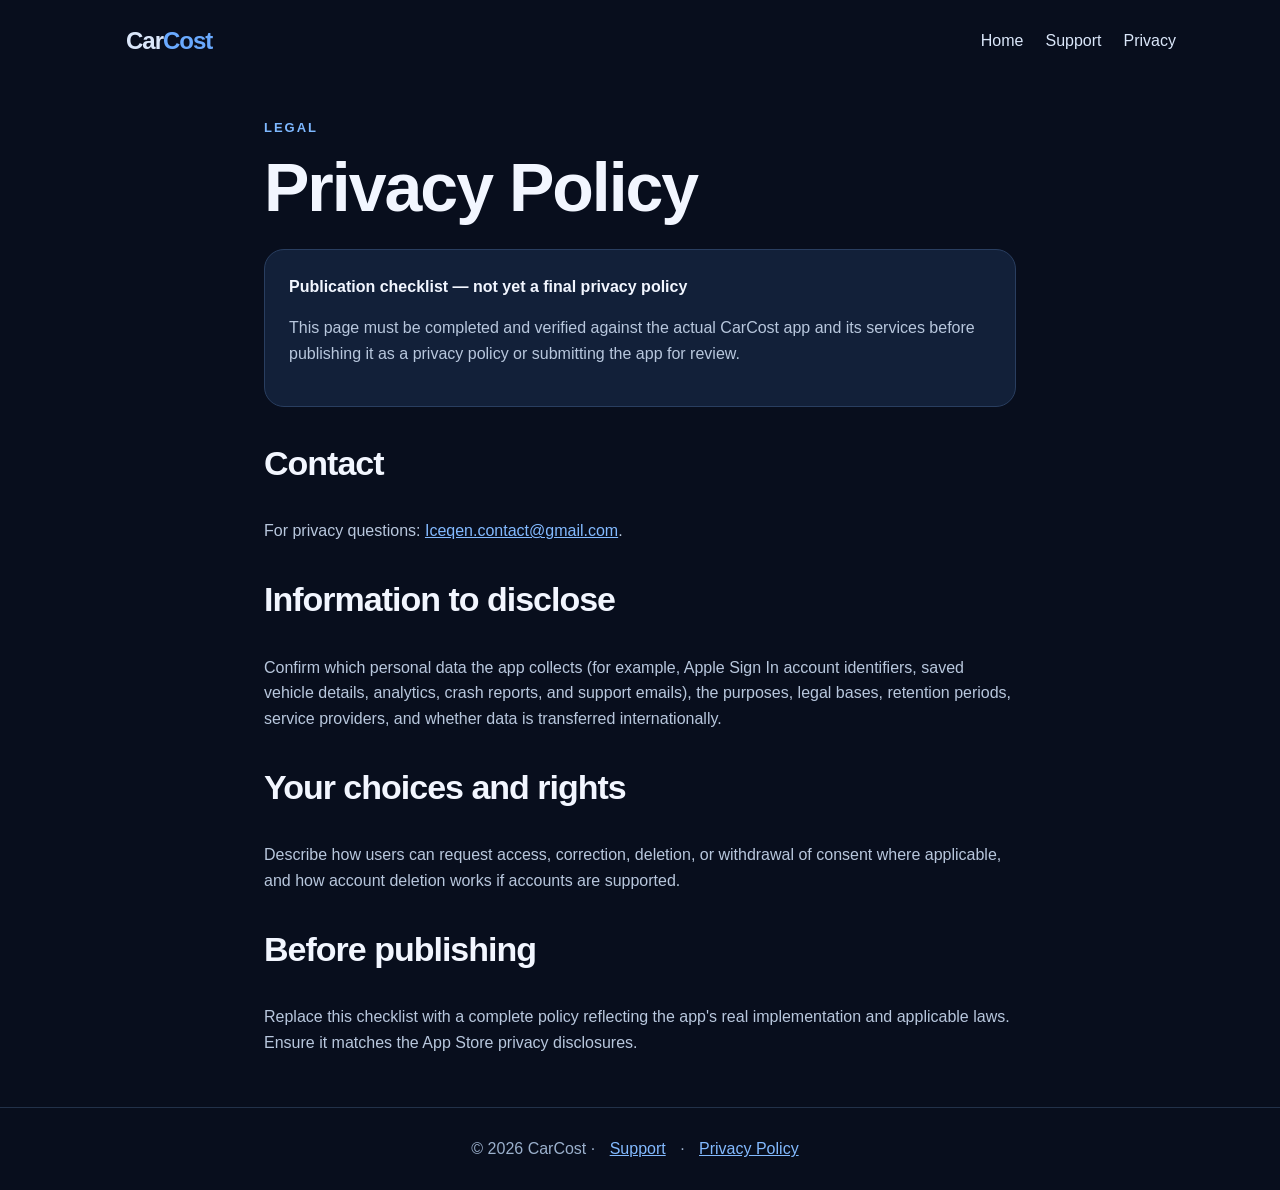
<file: privacy.html>
<!doctype html><html lang="en"><head><meta charset="utf-8"><meta name="viewport" content="width=device-width,initial-scale=1"><meta name="description" content="CarCost helps you estimate and understand the true cost of owning your car."><title>Privacy | CarCost</title><link rel="stylesheet" href="style.css"><link rel="icon" href="icon.webp"></head><body><nav><a class="brand" href="index.html">Car<span>Cost</span></a><div><a href="index.html">Home</a><a href="support.html">Support</a><a href="privacy.html">Privacy</a></div></nav><main class="container page"><div class="eyebrow">Legal</div><h1>Privacy Policy</h1><div class="panel"><strong>Publication checklist — not yet a final privacy policy</strong><p>This page must be completed and verified against the actual CarCost app and its services before publishing it as a privacy policy or submitting the app for review.</p></div><h2>Contact</h2><p>For privacy questions: <a href="mailto:Iceqen.contact@gmail.com">Iceqen.contact@gmail.com</a>.</p><h2>Information to disclose</h2><p>Confirm which personal data the app collects (for example, Apple Sign In account identifiers, saved vehicle details, analytics, crash reports, and support emails), the purposes, legal bases, retention periods, service providers, and whether data is transferred internationally.</p><h2>Your choices and rights</h2><p>Describe how users can request access, correction, deletion, or withdrawal of consent where applicable, and how account deletion works if accounts are supported.</p><h2>Before publishing</h2><p>Replace this checklist with a complete policy reflecting the app's real implementation and applicable laws. Ensure it matches the App Store privacy disclosures.</p></main><footer>© 2026 CarCost · <a href="support.html">Support</a> · <a href="privacy.html">Privacy Policy</a></footer></body></html>
</file>
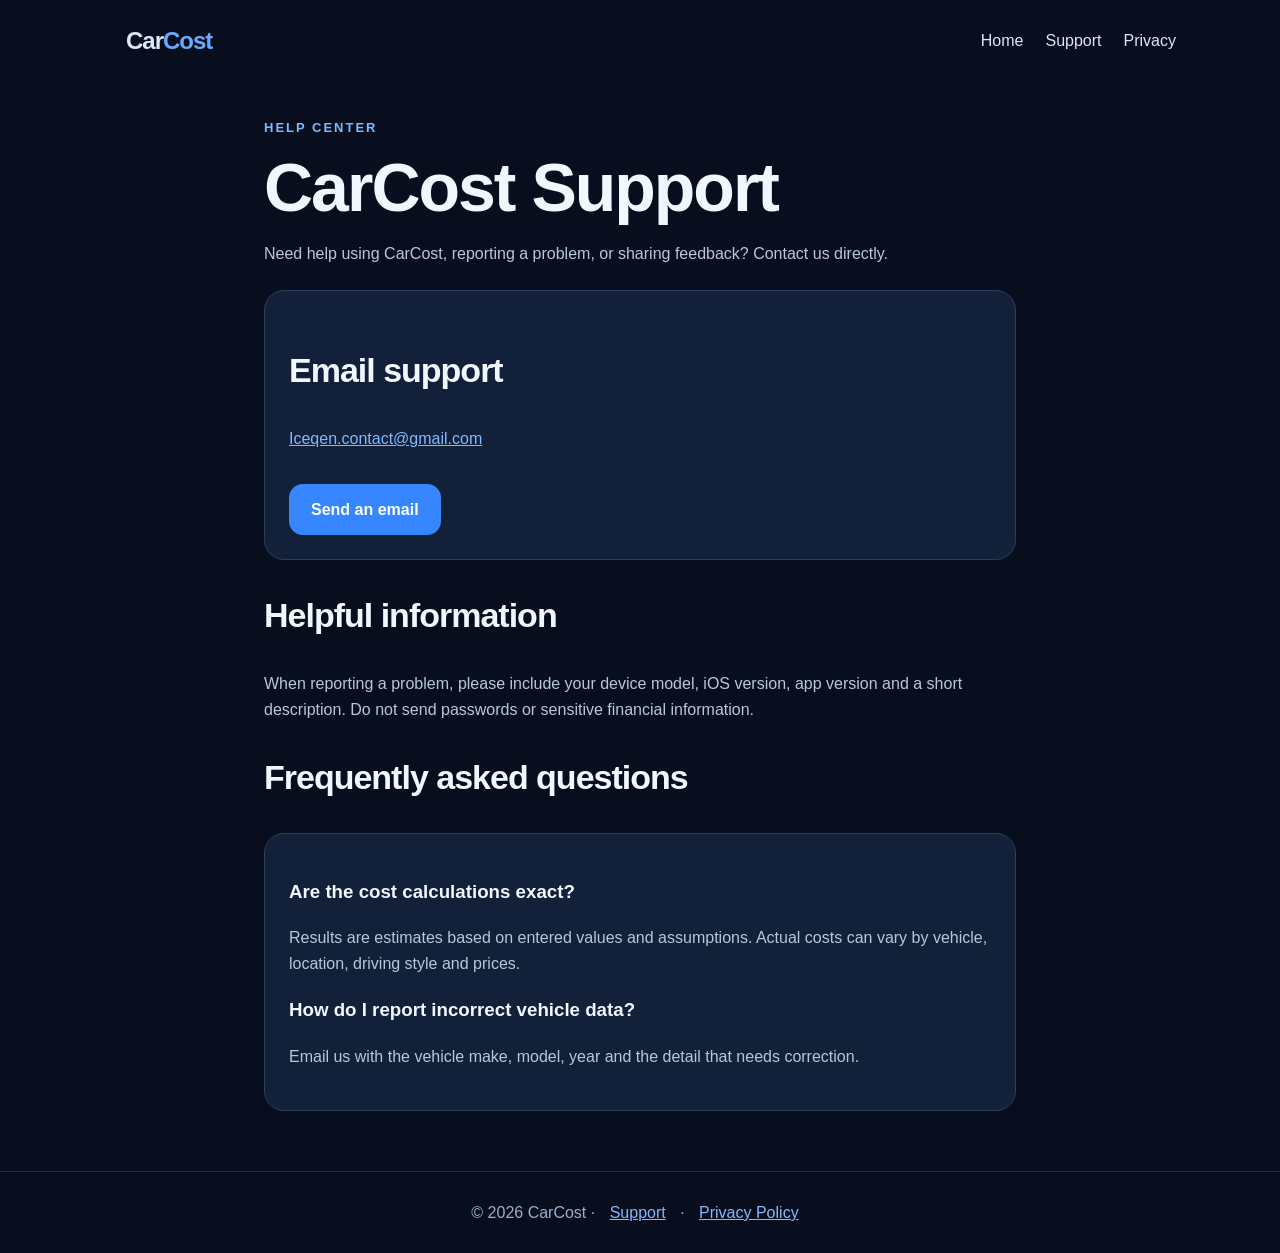
<file: support.html>
<!doctype html><html lang="en"><head><meta charset="utf-8"><meta name="viewport" content="width=device-width,initial-scale=1"><meta name="description" content="CarCost helps you estimate and understand the true cost of owning your car."><title>Support | CarCost</title><link rel="stylesheet" href="style.css"><link rel="icon" href="icon.webp"></head><body><nav><a class="brand" href="index.html">Car<span>Cost</span></a><div><a href="index.html">Home</a><a href="support.html">Support</a><a href="privacy.html">Privacy</a></div></nav><main class="container page"><div class="eyebrow">Help center</div><h1>CarCost Support</h1><p>Need help using CarCost, reporting a problem, or sharing feedback? Contact us directly.</p><div class="panel"><h2>Email support</h2><p><a href="mailto:Iceqen.contact@gmail.com?subject=CarCost%20Support">Iceqen.contact@gmail.com</a></p><a class="btn" href="mailto:Iceqen.contact@gmail.com?subject=CarCost%20Support">Send an email</a></div><h2>Helpful information</h2><p>When reporting a problem, please include your device model, iOS version, app version and a short description. Do not send passwords or sensitive financial information.</p><h2>Frequently asked questions</h2><div class="panel"><h3>Are the cost calculations exact?</h3><p>Results are estimates based on entered values and assumptions. Actual costs can vary by vehicle, location, driving style and prices.</p><h3>How do I report incorrect vehicle data?</h3><p>Email us with the vehicle make, model, year and the detail that needs correction.</p></div></main><footer>© 2026 CarCost · <a href="support.html">Support</a> · <a href="privacy.html">Privacy Policy</a></footer></body></html>
</file>
<file: style.css>
*{box-sizing:border-box}html{scroll-behavior:smooth}body{margin:0;font:16px/1.6 -apple-system,BlinkMacSystemFont,"Segoe UI",sans-serif;background:#080e1d;color:#f2f6ff}a{color:#83baff}nav{display:flex;justify-content:space-between;align-items:center;max-width:1120px;margin:auto;padding:22px 24px}nav a{margin-left:22px;text-decoration:none;color:#dbe7fa}.brand{font-size:24px;font-weight:800;letter-spacing:-1px}.brand span{color:#6aaaff}.container{max-width:1120px;margin:auto;padding:36px 24px}.hero{display:grid;grid-template-columns:1fr 1fr;align-items:center;gap:48px;min-height:550px}.hero img{width:100%;border-radius:24px;box-shadow:0 20px 80px #0007}h1{font-size:clamp(40px,6vw,68px);line-height:1.08;letter-spacing:-2px;margin:12px 0}h2{font-size:34px;letter-spacing:-1px}p{color:#b8c7dd}.eyebrow{color:#7eb8ff;text-transform:uppercase;letter-spacing:2px;font-size:13px;font-weight:700}.btn{display:inline-block;background:#3687ff;color:white;text-decoration:none;border-radius:14px;padding:13px 22px;font-weight:700;margin-top:16px}.cards{display:grid;grid-template-columns:repeat(3,1fr);gap:18px}.card{border:1px solid #263853;background:linear-gradient(135deg,#15233b,#0c1628);padding:26px;border-radius:22px}.card h3{margin:0}.shots{display:flex;gap:18px;overflow-x:auto;padding:10px 0 28px}.shots img{height:390px;width:auto;border-radius:20px;border:1px solid #2e3f59}.page{max-width:800px;min-height:65vh}.panel{background:#122039;border:1px solid #293e60;border-radius:20px;padding:24px;margin:24px 0}footer{border-top:1px solid #223149;padding:28px 24px;text-align:center;color:#9bb0cc}footer a{margin:0 10px}ul{color:#b8c7dd}@media(max-width:760px){.hero{grid-template-columns:1fr;min-height:unset}.cards{grid-template-columns:1fr}nav{flex-wrap:wrap}nav a{margin-left:12px}.hero img{order:-1}}
</file>
